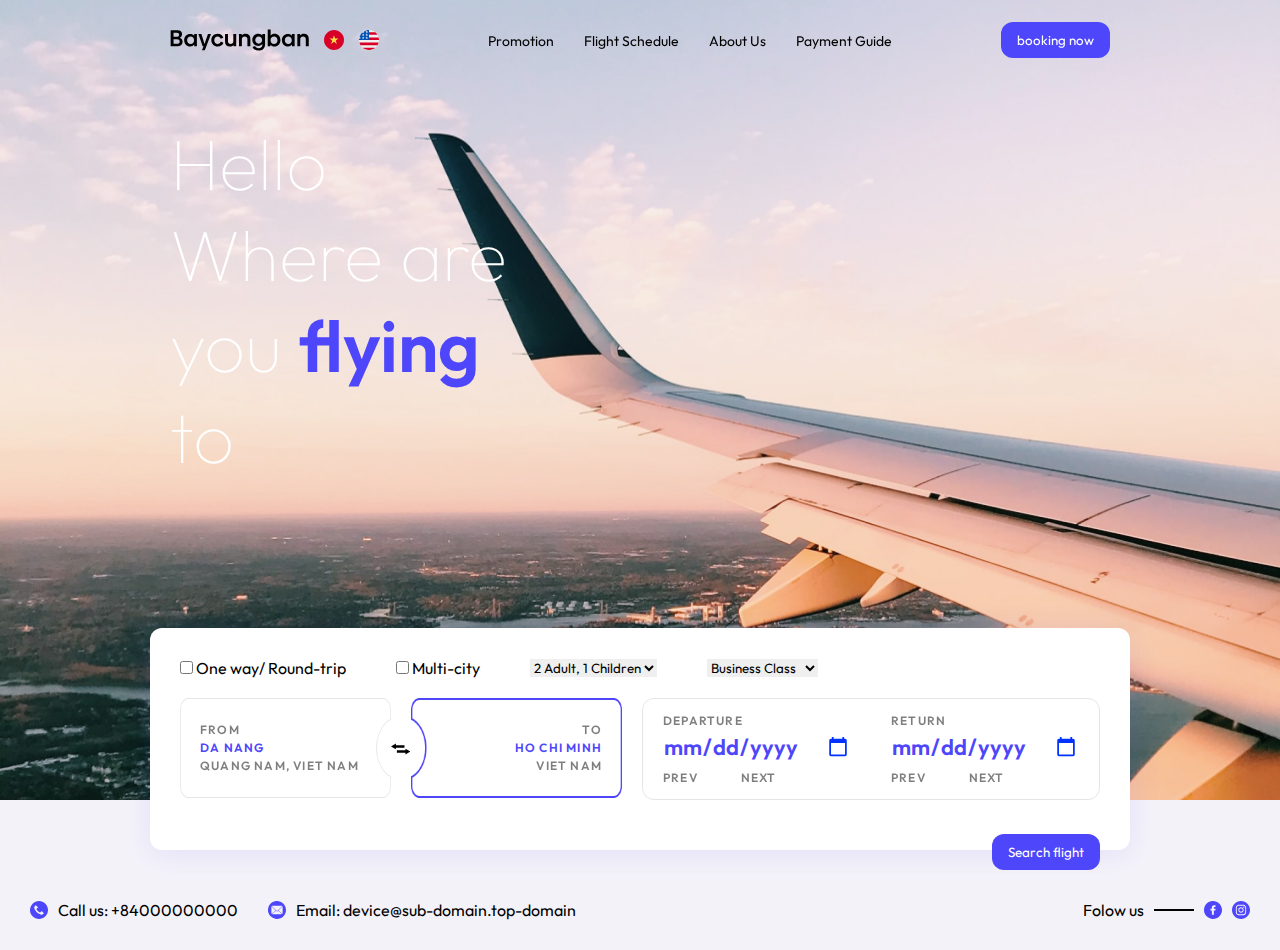
<file: index.html>
<!DOCTYPE html>
<html lang="en">
<head>
    <meta charset="UTF-8">
    <meta http-equiv="X-UA-Compatible" content="IE=edge">
    <meta name="viewport" content="width=device-width, initial-scale=1.0">
    <link rel="shortcut icon" href="./Assets/Icons/logo.svg" type="image/x-icon">
    <link rel="stylesheet" type="text/css" href="./Styles/base.css">
    <link rel="stylesheet" type="text/css" href="./Styles/style.css">
    <link rel="stylesheet" type="text/css" href="./Styles/responsive.css">
    <title>Baycungban</title>
</head>
<body>
    <!-- header -->
    <div class="header" id="header">
        <nav class="navbar">
            <span class="navbar__brand">
                <img src="./Assets/Icons/logo.svg" alt="app logo" class="app-logo">
                <span class="langs">
                    <img class="lang" src="./Assets/Icons/icon-vn.svg" alt="language icon">
                    <img class="lang" src="./Assets/Icons/icon-us.svg" alt="language icon">
                </span>
            </span>
            <ul class="navs">
                <li class="nav">
                    <a href="#">Promotion</a>
                </li>
                <li class="nav">
                    <a href="#">Flight schedule</a>
                </li>
                <li class="nav">
                    <a href="#">About us</a>
                </li>
                <li class="nav">
                    <a href="#">Payment guide</a>
                </li>
            </ul>
            <button class="btn">booking now</button>
        </nav>
    </div>
    <!-- end header -->

    <!-- banner -->
    <div class="banner">
        <img src="./Assets/Images/banner.png" alt="banner background with plane">
        <span class="banner-title">
            <p>Hello</p>
            <p>Where are you <span class="title-bold">flying</span> to</p>
        </span>

        <div class="ticket-wrapper">
            <button onclick="changePage('./Pages/booking.html')" class="btn btn-search_flight">Search flight</button>
            <div class="ticket-filter">
                <div class="">
                    <input type="checkbox" name="" id="routes">
                    <label for="routes">One way/ Round-trip</label>
                </div>
                <div>
                    <input type="checkbox" name="" id="cities">
                    <label for="cities">Multi-city</label>
                </div>
                <select class="dropdown" name="" id="">
                    <option value="1">1 Adult</option>
                    <option value="1">2 Adult</option>
                    <option value="1" selected>2 Adult, 1 Children</option>
                </select>
                <select class="dropdown" name="" id="">
                    <option value="1">Economy Class</option>
                    <option value="1" selected>Business Class</option>
                </select>
            </div>
            <div class="ticket_card-wrapper">
                <span class="flight_picker">
                    <div class="ticket_card">
                        <strong class="text text-bold">From</strong>
                        <strong class="text text-bold text-color">Da Nang</strong>
                        <strong class="text text-bold">Quang Nam, Viet Nam</strong>
                        <img class="card-after" src="./Assets/Images/bg-subtract_left.png" alt="card">
                    </div>
                    <img class="icon-location_exchange" src="./Assets/Icons/icon-exchange.svg" alt="">
                    <div class="ticket_card ticket_card-right">
                        <strong class="text text-bold">To</strong>
                        <strong class="text text-bold text-color">Ho Chi Minh</strong>
                        <strong class="text text-bold">Viet Nam</strong>
                        <img class="card-after" src="./Assets/Images/bg-subtract_right.png" alt="card">
                    </div>
                </span>
                <span class="time_picker">
                    <div class="ticket_card card-calendar">
                        <strong class="text-bold text-gray">Departure</strong>
                        <input class="datetime_input" type="date" name="" id="departure">
                        <span>
                            <strong class="text-bold text-gray">Prev</strong>
                            <strong class="text-bold text-gray">Next</strong>
                        </span>
                    </div>
                    <div class="ticket_card card-calendar">
                        <strong class="text-bold text-gray">Return</strong>
                        <input class="datetime_input" type="date" name="" id="return">
                        <span>
                            <strong class="text-bold text-gray">Prev</strong>
                            <strong class="text-bold text-gray">Next</strong>
                        </span>
                    </div>
                </span>
            </div>
        </div>
    </div>
    <!-- end banner -->

    <!-- footer -->
    <div class="footer_wrapper">
        <span class="footer-left">
            <span>
                <img class="footer-icon" src="./Assets/Icons/icon-call.svg" alt="icon call">
                <p>Call us: +84000000000</p>
            </span>
            <span>
                <img class="footer-icon" src="./Assets/Icons/icon-email.svg" alt="icon email">
                <p>Email: device@sub-domain.top-domain</p>
            </span>
        </span>
        <span class="footer-right">
            <p>Folow us</p>
            <span></span>
            <img class="footer-icon" src="./Assets/Icons/icon-facebook.svg" alt="icon facebook">
            <img class="footer-icon" src="./Assets/Icons/icon-instagram.svg" alt="icon instagram">
        </span>
    </div>
    <!-- end footer -->
    <script src="./Utils/chagePage.js"></script>
    <script src="./Utils/changeHeaderBackground.js"></script>
</body>
</html>
</file>
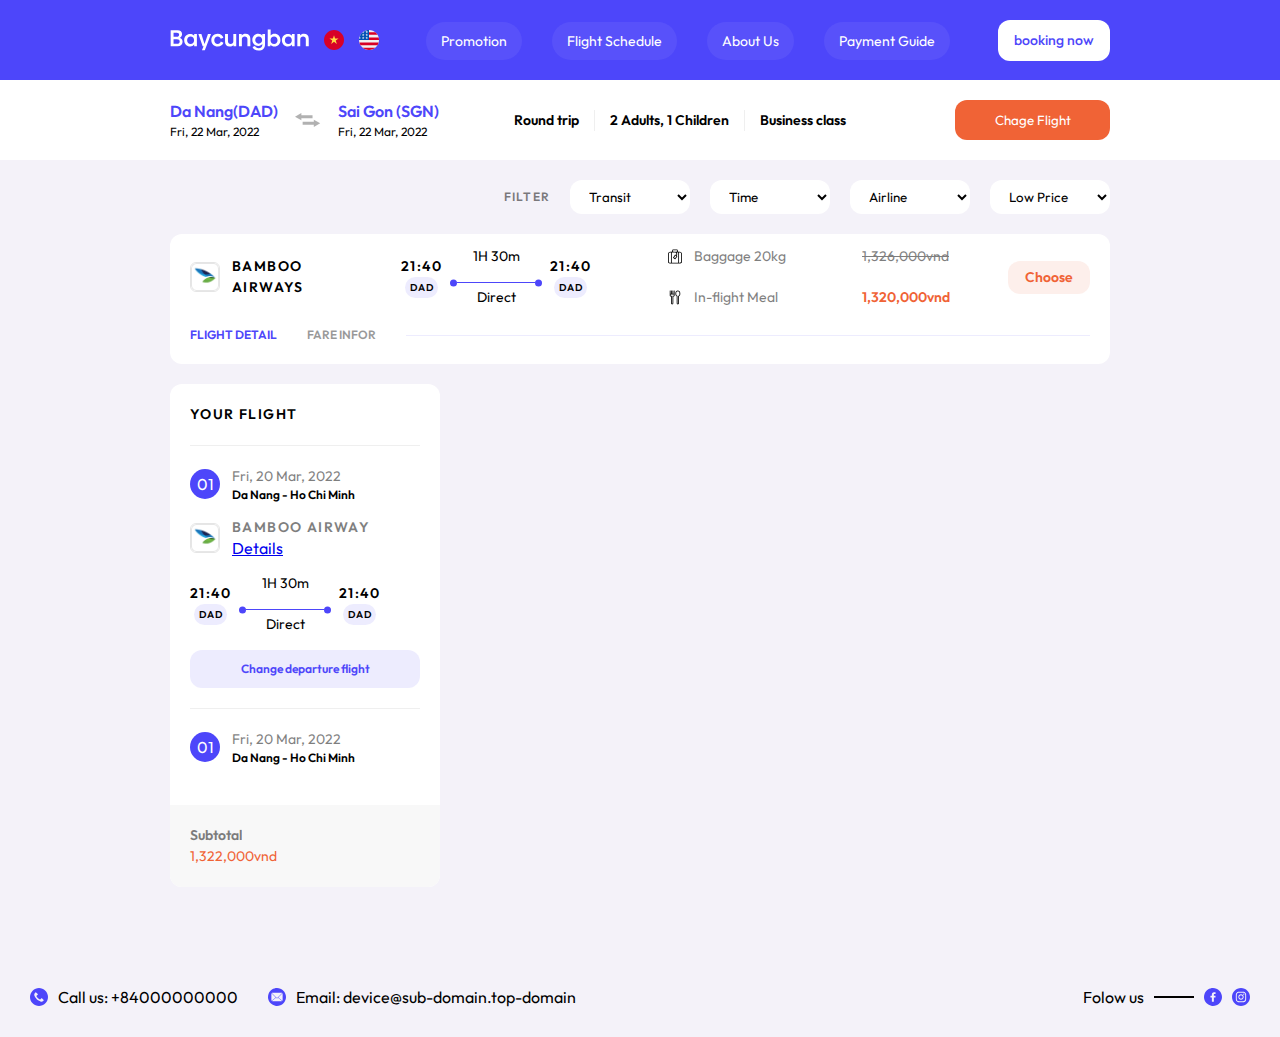
<file: Pages/booking.html>
<!DOCTYPE html>
<html lang="en">

<head>
    <meta charset="UTF-8">
    <meta http-equiv="X-UA-Compatible" content="IE=edge">
    <meta name="viewport" content="width=device-width, initial-scale=1.0">
    <link rel="stylesheet" type="text/css" href="../Styles/base.css">
    <link rel="stylesheet" type="text/css" href="../Styles/style.css">
    <link rel="stylesheet" type="text/css" href="../Styles/responsive.css">
    <link rel="stylesheet" type="text/css" href="./booking.css">
    <title>Booking</title>
</head>

<body>
    <!-- header -->
    <div class="header header_booking" id="header">
        <nav class="navbar">
            <span class="navbar__brand">
                <img onclick="changePage('/')" src="../Assets/Icons/logo-light.svg" alt="app logo" class="app-logo">
                <span class="langs">
                    <img class="lang" src="../Assets/Icons/icon-vn.svg" alt="language icon">
                    <img class="lang" src="../Assets/Icons/icon-us.svg" alt="language icon">
                </span>
            </span>
            <ul class="navs">
                <li class="nav">
                    <a class="header_nav" href="#">Promotion</a>
                </li>
                <li class="nav">
                    <a class="header_nav" href="#">Flight schedule</a>
                </li>
                <li class="nav">
                    <a class="header_nav" href="#">About us</a>
                </li>
                <li class="nav">
                    <a class="header_nav" href="#">Payment guide</a>
                </li>
            </ul>
            <button class="btn btn_header">booking now</button>
        </nav>
    </div>
    <!-- end header -->

    <!-- booked flight -->
    <div class="booked_flight-wrapper">
        <span class="locations">
            <span>
                <h3 class="location">Da Nang(DAD)</h3>
                <h3 class="date">Fri, 22 Mar, 2022</h3>
            </span>
            <img class="icon-switch" src="../Assets/Icons/icon-exchange.svg" alt="icon switch">
            <span>
                <h3 class="location">Sai Gon (SGN)</h3>
                <h3 class="date">Fri, 22 Mar, 2022</h3>
            </span>
        </span>
        <span class="flight_type">
            <span class="selected_option">Round trip</span>
            <span class="selected_option">2 Adults, 1 Children</span>
            <span class="selected_option">Business class</span>
        </span>
        <button class="btn change_flight-btn">
            Chage Flight
        </button>
    </div>


    <div class="tickets-wrapper">
        <div class="list_tickets">
            <div class="filter_tickets">
                <p>Filter</p>
                <select class="dropdown" name="" id="">
                    <option value="1">Transit</option>
                </select>
                <select class="dropdown" name="" id="">
                    <option value="1">Time</option>
                </select>
                <select class="dropdown" name="" id="">
                    <option value="1">Airline</option>
                    <option value="1">Bus</option>
                </select>
                <select class="dropdown" name="" id="">
                    <option value="1">Low Price</option>
                    <option value="1">High Price</option>
                </select>
            </div>
            <ul class="tickets">
                <li class="ticket">
                    <div class="ticket_sumary">
                        <span class="brand">
                            <img src="../Assets/Images/bamboo-logo.png" alt="bamboo logo" class="logo">
                            <p class="name">BAMBOO AIRWAYS</p>
                        </span>
                        <div class="flight_infor">
                            <span class="flight_duration">
                                <span class="start">
                                    <p class="time">21:40</p>
                                    <p class="tag">DAD</p>
                                </span>
                                <span class="duration">
                                    <p>1H 30m</p>
                                    <span class="duration_decor"></span>
                                    <p>Direct</p>
                                </span>
                                <span class="end">
                                    <p class="time">21:40</p>
                                    <p class="tag">DAD</p>
                                </span>
                            </span>
                            <span class="stuffs">
                                <span class="stuff">
                                    <img src="../Assets/Icons/icon-bag.svg" alt="icon bag">
                                    <p class="text">Baggage 20kg</p>
                                </span>
                                <span class="stuff">
                                    <img src="../Assets/Icons/icon-food.svg" alt="icon food">
                                    <p class="text">In-flight Meal</p>
                                </span>
                            </span>
                            <span class="prices">
                                <p>1,326,000vnd</p>
                                <p>1,320,000vnd</p>
                            </span>
                        </div>
                        <button class="btn ticket-btn">Choose</button>
                    </div>
                    <span class="divider">
                        <span class="divider_tag">Flight detail</span>
                        <span class="divider_tag" onclick="viewInfor(0)">Fare infor</span>
                        <span class="divider_decor"></span>
                    </span>
                    <div class="ticket_detail" style="display: none;">
                        <span class="conditions">
                            <p class="title">Conditions</p>
                            <span class="brand">
                                <img src="../Assets/Images/bamboo-logo.png" alt="">
                                <span>
                                    <p class="name title">Bamboo airway</p>
                                    <p class="code">QH-183 Economy</p>
                                </span>
                            </span>

                            <span class="checkin">
                                <div class="location">
                                    <p class="location_name">Da Nang</p>
                                    <p class="description">Economy</p>
                                </div>
                                <span class="duration_decor"></span>
                                <div class="location">
                                    <p class="location_name">Ho Chi Minh City</p>
                                </div>
                            </span>

                            <p class="">Non-refundable</p>
                        </span>
                        <span class="price_details">
                            <p class="title">Price Details</p>
                            <div class="price_cal">
                                <div class="cal_title">
                                    <p class="price_text">Adult Basic Fare(x1)</p>
                                    <p class="price_text">Tax</p>
                                    <p class="price_text">Regular Total Price</p>
                                    <p class="price_text price_text-color">Save</p>
                                </div>
                                <div class="cal_val">
                                    <p class="price_text price_text-bold">1,326,000vnd</p>
                                    <p class="price_text">included</p>
                                    <p class="price_text">1,326,000vnd</p>
                                    <p class="price_text">-4,000vnd</p>
                                </div>
                            </div>
                            <div class="price_cal price_total">
                                <div class="cal_title">
                                    <p class="price_text">You pay</p>
                                </div>
                                <div class="cal_val">
                                    <p class="price_text price_text-color">1,322,000vnd</p>
                                </div>
                            </div>
                        </span>
                    </div>
                </li>
            </ul>
        </div>
        <div class="selected_tickets">
            <p class="ticket_title ticket_sm-header">Your flight</p>
            <ul class="tickets_sm">
                <li class="ticket_sm">
                    <span class="wrapper-col">
                        <div class="flight_date">
                            <div class="flight_num">01</div>
                            <div class="flight_infor-wrap">
                                <p class="text">Fri, 20 Mar, 2022</p>
                                <p class="text-bold">Da Nang - Ho Chi Minh</p>
                            </div>
                        </div>
                        <span class="brand">
                            <img src="../Assets/Images/bamboo-logo.png" alt="">
                            <span>
                                <p class="name title">Bamboo airway</p>
                                <a href="#" class="code">Details</a>
                            </span>
                        </span>
                        <span class="flight_duration">
                            <span class="start">
                                <p class="time">21:40</p>
                                <p class="tag">DAD</p>
                            </span>
                            <span class="duration">
                                <p>1H 30m</p>
                                <span class="duration_decor"></span>
                                <p>Direct</p>
                            </span>
                            <span class="end">
                                <p class="time">21:40</p>
                                <p class="tag">DAD</p>
                            </span>
                        </span>
                        <button class="btn flight_sm-btn">Change departure flight</button>
                    </span>
                </li>
                <li class="ticket_sm">
                    <span>
                        <div class="flight_date">
                            <div class="flight_num">01</div>
                            <div class="flight_infor-wrap">
                                <p class="text">Fri, 20 Mar, 2022</p>
                                <p class="text-bold">Da Nang - Ho Chi Minh</p>
                            </div>
                        </div>
                    </span>
                </li>
            </ul>
            <div class="ticket_sm-footer">
                <p class="text text-bold">Subtotal</p>
                <p class="text text-color">1,322,000vnd</p>
            </div>
        </div>
    </div>

    <!-- footer -->
    <div class="footer_wrapper">
        <span class="footer-left">
            <span>
                <img class="footer-icon" src="../Assets/Icons/icon-call.svg" alt="icon call">
                <p>Call us: +84000000000</p>
            </span>
            <span>
                <img class="footer-icon" src="../Assets/Icons/icon-email.svg" alt="icon email">
                <p>Email: device@sub-domain.top-domain</p>
            </span>
        </span>
        <span class="footer-right">
            <p>Folow us</p>
            <span></span>
            <img class="footer-icon" src="../Assets/Icons/icon-facebook.svg" alt="icon facebook">
            <img class="footer-icon" src="../Assets/Icons/icon-instagram.svg" alt="icon instagram">
        </span>
    </div>
    <!-- end footer -->

    <script src="../Utils/chagePage.js"></script>
    <script src="../Utils/viewFlightInfor.js"></script>
</body>

</html>
</file>
<file: Styles/base.css>
@import url('../Assets/Fonts/Outfit/Outfit.css');

* {
    padding: 0px;
    margin: 0px;
    box-sizing: border-box;
}

body {
    width: 100%;
    min-height: 100vh;
    font-family: 'Outfit', sans-serif;
    background-color: #F4F2F9;
}
</file>
<file: Styles/style.css>
* {
    font-family: 'Outfit', sans-serif;
}

/* header */
.header {
  position: fixed;
  width: 100%;
  top: 0px;
  z-index: 2;
}

.navbar {
  display: flex;
  justify-content: space-between;
  align-items: center;
  padding: 0px 170px;
  height: 80px;
}

.navs {
  list-style-type: none;
  display: flex;
  column-gap: 30px;
}

.navs .nav a {
  font-size: 14px;
  color: #000;
  text-decoration: none;
  text-transform: capitalize;
  font-family: "Outfit", sans-serif;
}

.navbar__brand {
  display: flex;
  align-items: center;
  column-gap: 15px;
}

.app-logo {
  height: 22px;
}

.langs {
  display: flex;
  align-items: center;
  column-gap: 15px;
}

.btn {
  display: flex;
  flex-direction: row;
  justify-content: center;
  align-items: center;
  padding: 10px 16px;
  gap: 10px;
  width: fit-content;
  height: fit-content;
  background: #4d46fa;
  border-radius: 12px;
  color: #fff;
  outline: none;
  border: 0px;
}

/* end header */

/* banner */
.banner {
  height: 800px;
  display: flex;
  align-items: center;
  position: relative;
}

.banner > img {
  position: absolute;
  height: 100%;
  width: 100%;
  top: 0px;
  left: 0px;
  z-index: -1;
}

.banner-title {
  padding-left: 170px;
  transform: translateY(-100px);
  background-color: transparent;
}

.banner-title p {
  font-size: 72px;
  font-weight: 100;
  width: 30vw;
  color: #fff;
}

.banner-title .title-bold {
  font-weight: 600;
  color: #4d46fa;
}

.ticket-wrapper {
  position: absolute;
  width: calc(100% - 300px);
  padding: 30px 30px 50px 30px;
  margin: 0px 150px;
  left: 0px;
  bottom: -50px;
  z-index: 1;
  background-color: #fff;
  border-radius: 12px;
  box-shadow: 0px 4px 30px rgba(77, 70, 250, 0.1);
}

.ticket_card-wrapper {
  display: flex;
  column-gap: 20px;
}

.ticket-filter {
  margin-bottom: 20px;
  display: flex;
  flex: 1;
  align-items: center;
  column-gap: 50px;
}

.ticket_card {
  position: relative;
  height: 100px;
  display: flex;
  flex-direction: column;
  justify-content: center;
}

.ticket_card strong {
  margin-left: 20px;
  margin-right: 20px;
  letter-spacing: 0.1em;
  text-transform: uppercase;
  z-index: 1;
}

.ticket_card-right strong {
  text-align: end;
}

.ticket_card .card-after {
  position: absolute;
  width: 100%;
  height: 100px;
  top: 0px;
  left: 0px;
  fill: #000 !important;
}

.time_picker {
  border: 1px solid rgba(0, 0, 0, 0.1);
  border-radius: 12px;
  display: flex;
  width: 50%;
}

.icon-location_exchange {
  width: 20px;
}

.ticket_card {
  flex: 1;
}

.flight_picker {
  display: flex;
  width: 50%;
}

.flight_picker > img {
  width: 20px;
}

.dropdown {
  outline: none;
  border: none;
}

.btn-search_flight {
  position: absolute;
  bottom: -20px;
  right: 30px;
}
/* end banner */

/* footer */
.footer_wrapper {
  display: flex;
  justify-content: space-between;
  padding: 100px 30px 30px 30px;
  width: 100%;
}

.footer-left {
  display: flex;
  column-gap: 30px;
}

.footer-left span {
  display: flex;
  align-items: center;
  column-gap: 10px;
}

.footer-icon {
  width: 18px;
  height: 18px;
}

.footer-right {
  display: flex;
  align-items: center;
  column-gap: 10px;
}

.footer-right span {
  width: 40px;
  height: 1.5px;
  background-color: #000;
}
/* end footer */

.datetime_input {
  border: 0px;
  outline: none;
  font-weight: 600;
  font-size: 22px;
  line-height: 36px;
  color: #4d46fa;
  opacity: 1;
  margin: 0px 20px;
}

input[type="date"]::-webkit-calendar-picker-indicator {
  filter: invert(0.1) sepia(100%) saturate(10000%) hue-rotate(240deg);
}

.title {
    font-weight: 600;
    font-size: 12px;
    line-height: 18px;
    letter-spacing: 0.1em;
    text-transform: uppercase;
    opacity: 0.5;
    z-index: 1;
}

.text {
    font-weight: 400;
    font-size: 12px;
    line-height: 18px;
    opacity: 0.5;
}

.text-gray {
    opacity: 0.5;
}

.text-color {
    color: #4d46fa;
    opacity: 1;
}

.text-bold {
    font-weight: 600;
    font-size: 14px;
}
</file>
<file: Styles/responsive.css>
@media only screen and (max-width: 1425px) {
  .tickets-wrapper {
    flex-direction: column;
    row-gap: 20px;
  }
}

@media only screen and (max-width: 1360px) {
    .text-bold {
        font-size: 12px;
    }
}

@media only screen and (max-width: 1245px) {
    .ticket-wrapper {
        width: calc(100% - 100px);
        margin: 0px 50px;
    }
}

@media only screen and (max-width: 1200px) {
  .tickets-wrapper {
    flex-direction: column;
    row-gap: 20px;
  }
}

@media only screen and (max-width: 1200px) {
  .navbar {
    padding: 0px 75px;
  }

  .navs {
    column-gap: 15px;
  }

  .booked_flight-wrapper {
    padding: 0px 75px !important;
    column-gap: 30px;
  }

  .tickets-wrapper {
    margin-left: 75px !important;
    margin-right: 75px !important;
    width: calc(100% - 150px) !important;
  }
}

@media only screen and (max-width: 1060px) {
  .navbar {
    padding: 0px 25px;
  }

  .booked_flight-wrapper {
    padding: 0px 25px !important;
    column-gap: 15px;
  }

  .tickets-wrapper {
    margin-left: 25px !important;
    margin-right: 25px !important;
    width: calc(100% - 50px) !important;
  }

  .ticket_card-wrapper {
    flex-direction: column;
    row-gap: 15px;
  }

  .flight_picker,
  .time_picker {
    width: 100% !important;
  }

  .banner-title p {
    width: 60vw;
    color: #fff;
  }
}

@media only screen and (max-width: 930px) {
  .navbar {
    padding: 15px 15px;
    flex-direction: column;
    row-gap: 15px;
    height: auto;
  }

  .booked_flight-wrapper {
    flex-direction: column;
    height: auto !important;
    padding-top: 15px !important;
    padding-bottom: 15px !important;
    row-gap: 15px;
  }

  .tickets-wrapper {
    margin-left: 15px !important;
    margin-right: 15px !important;
    width: calc(100% - 30px) !important;
  }

  .ticket_sumary {
    flex-direction: column;
    height: auto !important;
    row-gap: 15px;
  }

  .flight_infor {
    column-gap: 30px;
  }

  .footer_wrapper {
    flex-direction: column;
    row-gap: 15px;
  }

  .filter_tickets {
    justify-content: center !important;
  }

  .ticket {
    min-width: calc(100% - 30px) !important;
  }
}

@media only screen and (max-width: 825px) {
  .ticket_detail {
    flex-direction: column;
    row-gap: 30px;
  }

  .filter_tickets {
    flex-direction: column;
    row-gap: 15px;
  }

  .footer_wrapper p {
    font-size: 14px;
  }

  .flight_infor {
    flex-direction: column;
    align-items: center;
    row-gap: 20px;
  }

  .footer-left {
    flex-direction: column;
    row-gap: 15px;
  }

  .navs {
    flex-direction: column;
    align-items: center;
    row-gap: 15px;
    margin: 15px 0px;
  }

  .navs .nav {
    height: 30px;
  }

  .navbar__brand {
    flex-direction: column;
    row-gap: 15px;
  }

  .header {
    position: static !important;
  }

  .ticket-filter {
    display: grid !important;
    grid-template-columns: auto auto;
    row-gap: 15px;
    column-gap: 15px;
  }
}

@media only screen and (max-width: 825px) {
    .ticket_infor_detail {
        flex-direction: column;
        row-gap: 30px;
    }

    .ticket_infor_detail .flight_duration {
        height: 125px;
    }
}

@media only screen and (max-width: 620px) {
    .datetime_input {
        font-size: 16px;
    }

    .ticket-wrapper {
        width: calc(100% - 30px);
        margin: 0px 15px;
    }

    .banner-title {
        padding-left: 30px;
    }

    .banner-title p {
        font-size: 50px;
    }
}

@media only screen and (max-width: 460px) {
    .time_picker {
        flex-direction: column !important;
        row-gap: 15px;
    }
}
</file>
<file: Pages/booking.css>
@import url('../Assets/Fonts/Outfit/Outfit.css');

* {
    padding: 0px;
    margin: 0px;
    box-sizing: border-box;
}

body {
    width: 100%;
    min-height: 100vh;
    font-family: 'Outfit', sans-serif;
    background-color: #F4F2F9;
}

.wrapper-col {
  display: flex;
  flex-direction: column;
  row-gap: 15px;
}

/* header */
.header_booking {
  background-color: #4d46fa;
  position: sticky;
  top: 0px;
}

.header_nav {
  background-color: #ffffff10;
  padding: 10px 15px;
  border-radius: 100px;
  color: #fff !important;
}

.btn_header {
  background-color: #fff;
  color: #4d46fa;
  font-weight: 500;
  font-size: 14px;
  line-height: 21px;
  cursor: pointer;
}

/* end header */

/* booked flight view */
.booked_flight-wrapper {
  display: flex;
  justify-content: space-between;
  align-items: center;
  column-gap: 60px;
  padding: 0px 170px;
  background-color: #fff;
  height: 80px;
}

.locations {
  display: flex;
  flex: auto;
  justify-content: space-between;
}

.locations .location {
  font-weight: 600;
  font-size: 16px;
  line-height: 24px;
  color: #4d46fa;
}

.locations .date {
  font-weight: 400;
  font-size: 12px;
  line-height: 18px;
}

.locations .icon-switch {
  opacity: 0.3;
}

.flight_type {
  flex: auto;
  display: flex;
  align-items: center;
}

.flight_type .selected_option {
  padding: 0px 15px;
  font-weight: 600;
  font-size: 14px;
  line-height: 21px;
}

.flight_type .selected_option:nth-child(2) {
  border-left: 1px solid #00000010;
  border-right: 1px solid #00000010;
}

.change_flight-btn {
  width: fit-content;
  padding: 10px 16px;
  min-width: 155px;
  height: 40px;
  background: #f06336;
  border-radius: 12px;
}

/* end booked flight view */

/* ticket-wrapper */
.tickets-wrapper {
  /* margin: 20px 170px; */
  margin-left: 170px;
  margin-right: 170px;
  margin-top: 20px;
  display: flex;
  column-gap: 20px;
  width: calc(100% - 340px);
}

.filter_tickets {
  display: flex;
  width: 100%;
  justify-content: flex-end;
  column-gap: 20px;
  align-items: center;
}

.filter_tickets p {
  font-weight: 600;
  font-size: 12px;
  line-height: 18px;
  letter-spacing: 0.1em;
  text-transform: uppercase;
  color: #000000;
  opacity: 0.5;
}
.filter_tickets .dropdown {
  width: 120px;
  height: 34px;
  background: #ffffff;
  border-radius: 12px;
  padding: 8px 15px;
}

.filter_tickets .dropdown option {
  display: block !important;
  height: 34px;
}

.list_tickets {
  flex: 1;
}

.tickets {
  list-style-type: none;
}
.ticket {
  padding: 20px;
  border-radius: 12px;
  background-color: #fff;
  margin-top: 20px;
  min-width: 775px;
}
.ticket_sumary {
  display: flex;
  align-items: center;
  width: 100%;
  column-gap: 58px;
  height: 46px;
}

.flight_infor {
  display: flex;
  flex: auto;
  justify-content: space-between;
}
.stuffs {
  display: flex;
  flex-direction: column;
  justify-content: space-between;
}
.stuff {
  display: flex;
  column-gap: 12px;
}
.ticket_sumary .brand {
  display: flex;
  align-items: center;
  column-gap: 12px;
  flex: 1;
}

.ticket_sumary .brand img {
  width: 30px;
  height: 30px;
  border-radius: 6px;
  border: 1px solid rgba(0, 0, 0, 0.1);
}
.ticket_sumary .brand .name {
  font-weight: 600;
  font-size: 14px;
  line-height: 21px;
  letter-spacing: 0.1em;
  text-transform: uppercase;
}
.flight_duration {
  display: flex;
  align-items: center;
  column-gap: 15px;
}
.flight_duration .start,
.flight_duration .end {
  display: flex;
  flex-direction: column;
  align-items: center;
}
.flight_duration .time {
  font-weight: 600;
  font-size: 14px;
  line-height: 21px;
  letter-spacing: 0.1em;
  text-transform: uppercase;
}
.flight_duration .tag {
  width: 33px;
  height: 21px;
  line-height: 21px !important;
  text-align: center;
  background: rgba(77, 70, 250, 0.1);
  border-radius: 100px;
  font-weight: 600;
  font-size: 10px;
  line-height: 15px;
  letter-spacing: 0.1em;
  text-transform: uppercase;
}
.duration p {
  font-weight: 400;
  font-size: 14px;
  line-height: 21px;
  text-align: center;
}

.duration .duration_decor {
  background-color: #4d46fa;
  width: 78px;
  height: 1px;
  position: relative;
  display: inline-block;
}
.duration_decor::before {
  content: "";
  width: 7px;
  height: 7px;
  background-color: #4d46fa;
  display: inline-block;
  position: absolute;
  right: 100%;
  top: 50%;
  transform: translateY(-50%);
  border-radius: 7px;
}
.duration_decor::after {
  content: "";
  width: 7px;
  height: 7px;
  background-color: #4d46fa;
  display: inline-block;
  position: absolute;
  left: 100%;
  top: 50%;
  transform: translateY(-50%);
  border-radius: 7px;
}
.prices {
  display: flex;
  flex-direction: column;
  justify-content: space-between;
}
.prices p {
  font-weight: 600;
  font-size: 14px;
  line-height: 21px;
  color: #f06336;
}
.prices p:nth-child(1) {
  font-weight: 400;
  font-size: 14px;
  text-decoration-line: line-through;
  color: #000000;
  opacity: 0.5;
}
.ticket-btn {
  padding: 6px 15px;
  width: 82px;
  height: 33px;
  background: rgba(240, 99, 54, 0.1);
  border-radius: 12px;
  font-weight: 600;
  font-size: 14px;
  line-height: 21px;
  color: #f06336;
}
/* end ticket-wrapper */

/* divider */
.divider {
  display: flex;
  width: 100%;
  align-items: center;
  column-gap: 30px;
  margin-top: 26px;
}
.divider .divider_tag {
  font-weight: 600;
  font-size: 12px;
  line-height: 18px;
  text-transform: uppercase;
  color: #4d46fa;
}

.divider .divider_tag:nth-child(2) {
  color: #000000;
  opacity: 0.4;
}
.divider_decor {
  display: flex;
  flex: 1;
  height: 1px;
  background-color: #4d46fa;
  opacity: 0.1;
}
/* end divider */

/* ticket details */
.ticket_detail {
  display: flex;
  margin-top: 20px;
}
.conditions {
  display: flex;
  flex-direction: column;
  row-gap: 15px;
  flex: 2;
}
.ticket_detail .title {
  font-weight: 600;
  font-size: 14px;
  line-height: 21px;
  text-transform: uppercase;
}
.ticket_detail .brand {
  column-gap: 12px;
  display: flex;
  align-items: center;
}
.ticket_detail .brand > img {
  width: 30px;
  height: 30px;
  border: 1px solid rgba(0, 0, 0, 0.1);
  border-radius: 6px;
}
.ticket_detail .brand .code {
  font-weight: 400;
  font-size: 12px;
  line-height: 18px;
}
.checkin {
  display: flex;
  column-gap: 12px;
  align-items: flex-start;
}
.checkin .duration_decor {
  background-color: #4d46fa;
  width: 50px;
  height: 1px;
  position: relative;
  display: inline-block;
  transform: translateY(10px);
}
.checkin .duration_decor::before {
  content: "";
  width: 7px;
  height: 7px;
  background-color: #4d46fa;
  display: inline-block;
  position: absolute;
  right: 100%;
  top: 50%;
  transform: translateY(-50%);
  border-radius: 7px;
}
.checkin .duration_decor::after {
  content: "";
  width: 7px;
  height: 7px;
  background-color: #4d46fa;
  display: inline-block;
  position: absolute;
  left: 100%;
  top: 50%;
  transform: translateY(-50%);
  border-radius: 7px;
}
.checkin .location_name {
  font-weight: 400;
  font-size: 14px;
  line-height: 21px;
}
.checkin .description {
  font-weight: 400;
  font-size: 12px;
  line-height: 18px;
  color: #4d46fa;
}
.price_details {
  flex: 3;
}
.price_cal {
  display: flex;
  margin-top: 10px;
}
.price_text {
  line-height: 26px;
  font-weight: 400;
  font-size: 14px;
}
.price_text-bold {
  font-weight: 600;
}
.price_text-color {
  color: #f06336;
}
.cal_title,
.cal_val {
  flex: 1;
}
.price_total {
  border-top: 1px solid #00000010;
}
/* end ticket details */

/* ticket small */
.selected_tickets {
  background-color: #fff;
  border-radius: 12px;
  width: 270px;
}
.tickets_sm {
  padding: 0px 20px 20px 20px;
  list-style-type: none;
}
.ticket_sm {
  border-top: 1px solid #00000010;
  padding-top: 20px;
  margin-bottom: 20px;
}

.ticket_title {
  font-weight: 600;
  font-size: 14px;
  line-height: 21px;
  letter-spacing: 0.1em;
  text-transform: uppercase;
}

.ticket_sm-header {
  padding: 20px;
}

.flight_num {
  height: 30px;
  width: 30px;
  border-radius: 30px;
  background-color: #4d46fa;
  color: #fff;
  line-height: 30px;
  text-align: center;
}
.flight_date {
  display: flex;
  column-gap: 12px;
  align-items: center;
}
.text {
  font-weight: 400;
  font-size: 14px;
  line-height: 21px;
}
.text-bold {
  font-weight: 600;
}
.text-color {
  color: #f06336;
}
.ticket_sm .brand {
  display: flex;
  align-items: center;
  column-gap: 12px;
  flex: 1;
}

.ticket_sm .brand img {
  width: 30px;
  height: 30px;
  border-radius: 6px;
  border: 1px solid rgba(0, 0, 0, 0.1);
}
.ticket_sm .brand .name {
  font-weight: 600;
  font-size: 14px;
  line-height: 21px;
  letter-spacing: 0.1em;
  text-transform: uppercase;
}

.flight_sm-btn {
  width: 100%;
  background: rgba(77, 70, 250, 0.1);
  color: #4d46fa;
  font-weight: 600;
  font-size: 12px;
  line-height: 18px;
}

.ticket_sm-footer {
  background: #F8F8F8;
  border-radius: 0px 0px 12px 12px;
  padding: 20px;
}
/* end ticket small */
</file>
